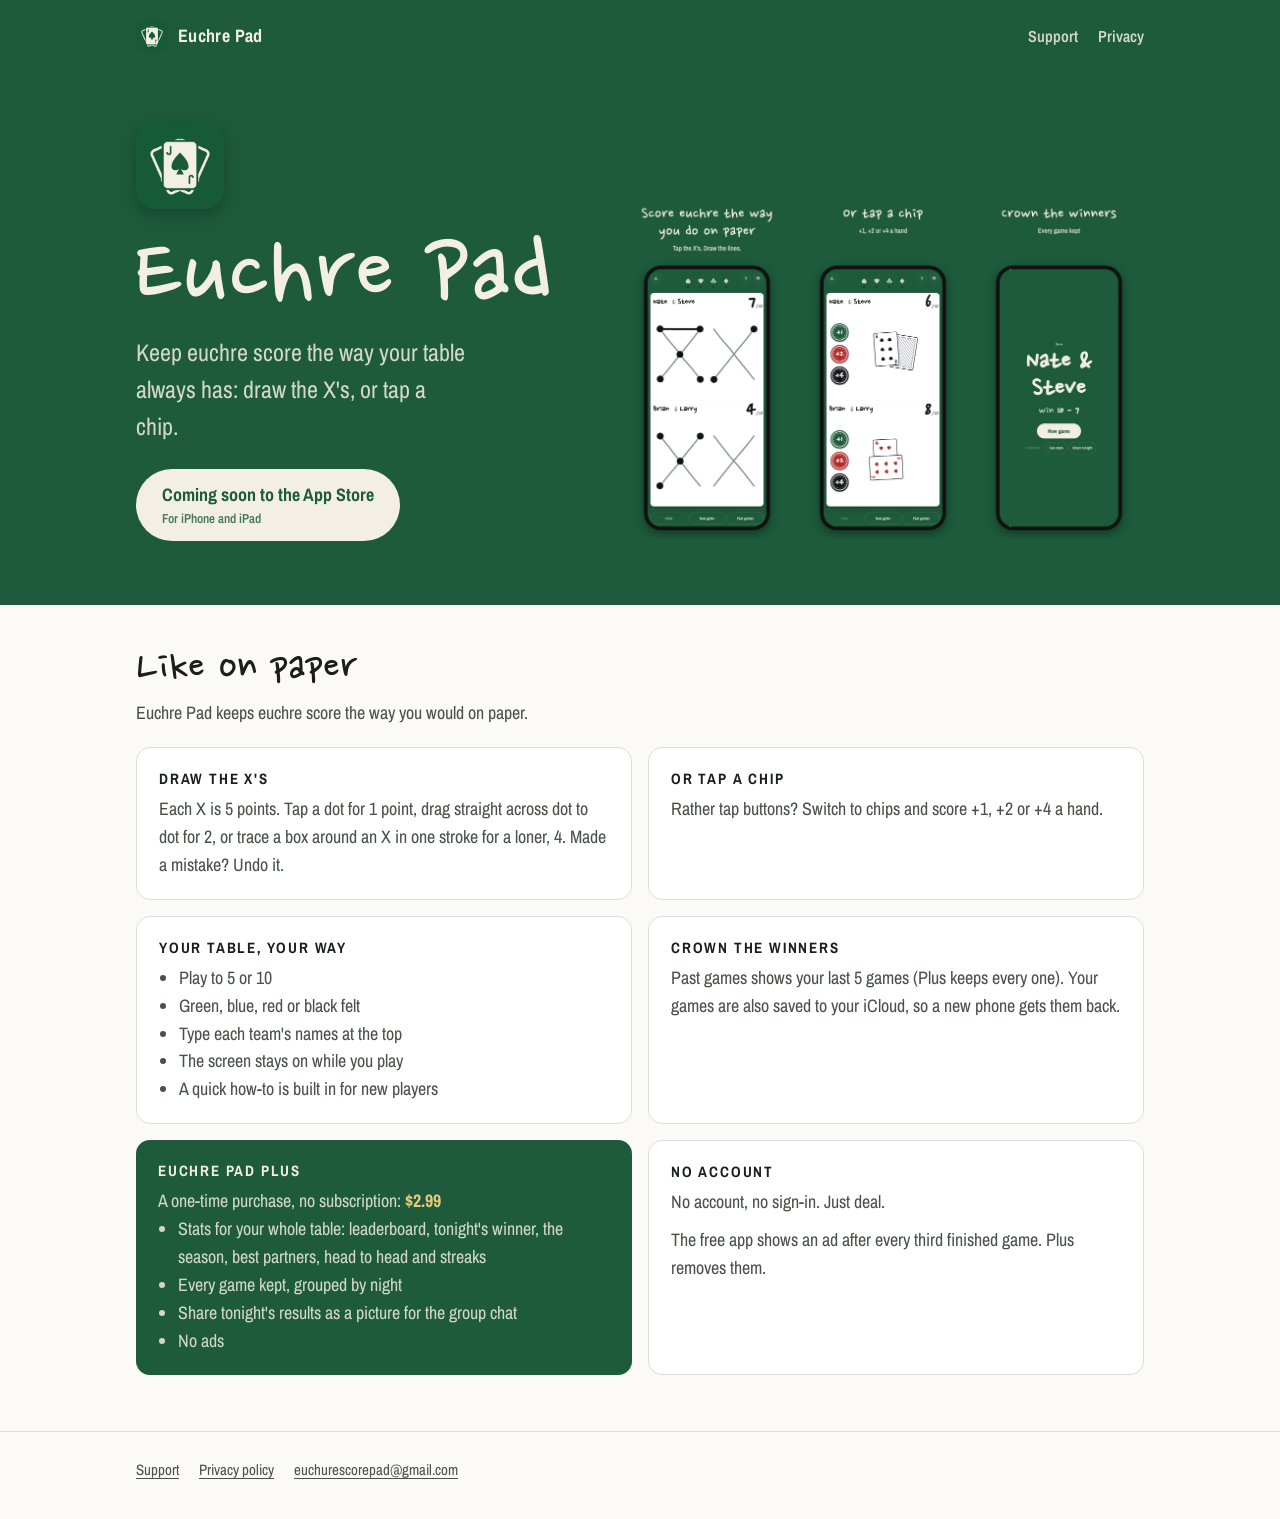
<file: index.html>
<!doctype html>
<html lang="en">
<head>
<meta charset="utf-8">
<meta name="viewport" content="width=device-width, initial-scale=1, viewport-fit=cover">
<title>Euchre Pad – Score euchre like on paper</title>
<meta name="description" content="Euchre Pad keeps euchre score the way you would on paper. Draw the X's or tap a chip. For iPhone and iPad.">
<meta name="theme-color" content="#1D5B3C">
<link rel="icon" href="/favicon.png">
<link rel="apple-touch-icon" href="/apple-touch-icon.png">
<link rel="preconnect" href="https://fonts.googleapis.com">
<link rel="preconnect" href="https://fonts.gstatic.com" crossorigin>
<link rel="stylesheet" href="https://fonts.googleapis.com/css2?family=Nanum+Pen+Script&family=Archivo+Narrow:wght@400;600;700&display=swap">
<link rel="stylesheet" href="/style.css?v=2">
</head>
<body>
<a class="skip" href="#main">Skip to content</a>
<header class="felt">
  <div class="wrap bar">
    <a class="brand" href="/"><img src="/img/icon.png" alt="" width="32" height="32">Euchre Pad</a>
    <nav aria-label="Site"><a href="/support/">Support</a><a href="/privacy/">Privacy</a></nav>
  </div>
  <div class="wrap hero">
    <div class="hero-copy">
      <img class="hero-icon" src="/img/icon.png" alt="" width="88" height="88">
      <h1>Euchre Pad</h1>
      <p class="lead">Keep euchre score the way your table always has: draw the X's, or tap a chip.</p>
      <!-- APP STORE LINK: add the App Store URL here after Apple approves the app. -->
      <span class="store" aria-disabled="true">Coming soon to the App Store<small>For iPhone and iPad</small></span>
    </div>
    <div class="shots">
      <img src="/img/1-xs.jpg" alt="Score sheet with X's drawn for both teams" width="660" height="1434">
      <img src="/img/2-chips.jpg" alt="Scoring with +1, +2 and +4 chips" width="660" height="1434">
      <img src="/img/3-win.jpg" alt="The winners crowned at the end of a game" width="660" height="1434">
    </div>
  </div>
</header>

<main id="main" class="wrap">
  <h2>Like on paper</h2>
  <p class="note" style="margin:0 0 20px">Euchre Pad keeps euchre score the way you would on paper.</p>
  <div class="grid">
    <section class="card">
      <h3>Draw the X's</h3>
      <p>Each X is 5 points. Tap a dot for 1 point, drag straight across dot to dot for 2, or trace a box around an X in one stroke for a loner, 4. Made a mistake? Undo it.</p>
    </section>
    <section class="card">
      <h3>Or tap a chip</h3>
      <p>Rather tap buttons? Switch to chips and score +1, +2 or +4 a hand.</p>
    </section>
    <section class="card">
      <h3>Your table, your way</h3>
      <ul>
        <li>Play to 5 or 10</li>
        <li>Green, blue, red or black felt</li>
        <li>Type each team's names at the top</li>
        <li>The screen stays on while you play</li>
        <li>A quick how-to is built in for new players</li>
      </ul>
    </section>
    <section class="card">
      <h3>Crown the winners</h3>
      <p>Past games shows your last 5 games (Plus keeps every one). Your games are also saved to your iCloud, so a new phone gets them back.</p>
    </section>
    <section class="card plus">
      <h3>Euchre Pad Plus</h3>
      <p>A one-time purchase, no subscription: <span class="price">$2.99</span></p>
      <ul>
        <li>Stats for your whole table: leaderboard, tonight's winner, the season, best partners, head to head and streaks</li>
        <li>Every game kept, grouped by night</li>
        <li>Share tonight's results as a picture for the group chat</li>
        <li>No ads</li>
      </ul>
    </section>
    <section class="card">
      <h3>No account</h3>
      <p>No account, no sign-in. Just deal.</p>
      <p style="margin-top:10px">The free app shows an ad after every third finished game. Plus removes them.</p>
    </section>
  </div>
</main>

<footer>
  <div class="wrap">
    <nav aria-label="Footer"><a href="/support/">Support</a><a href="/privacy/">Privacy policy</a><a href="mailto:euchurescorepad@gmail.com">euchurescorepad@gmail.com</a></nav>
  </div>
</footer>
</body>
</html>
</file>
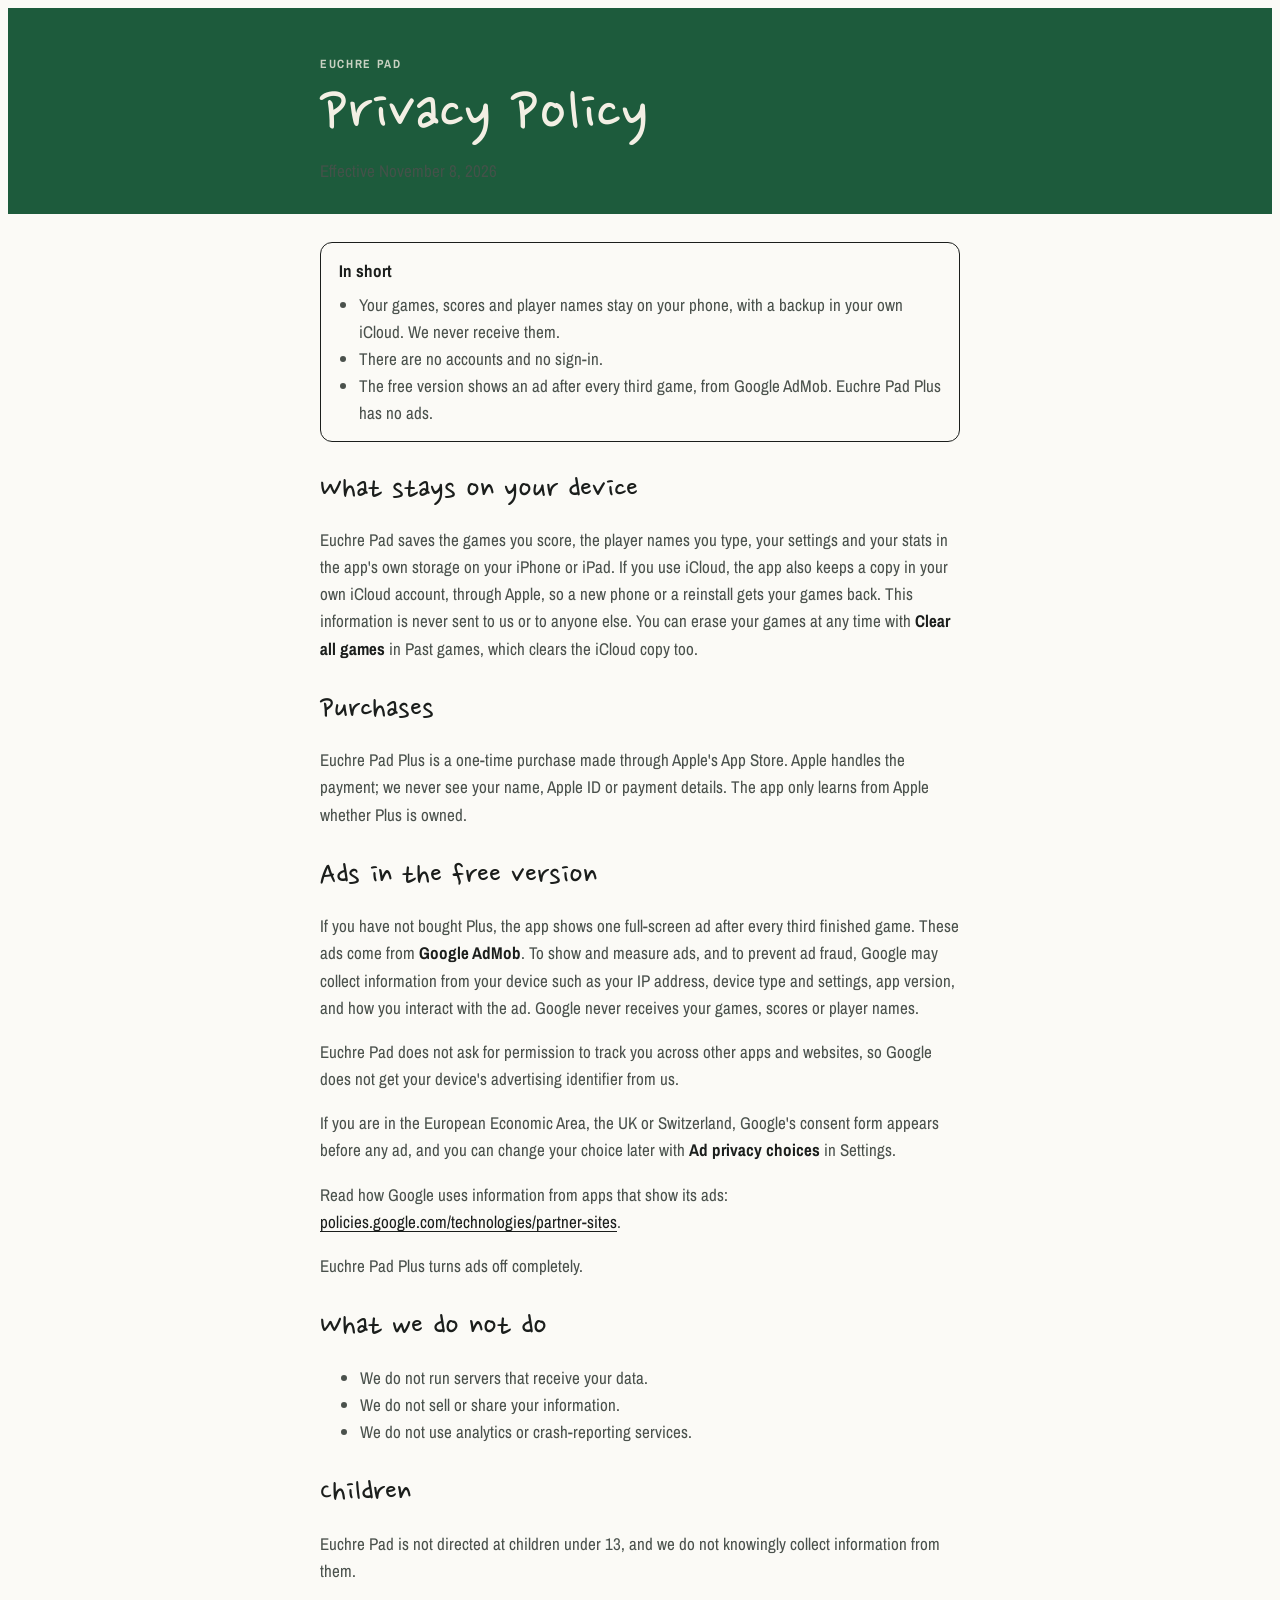
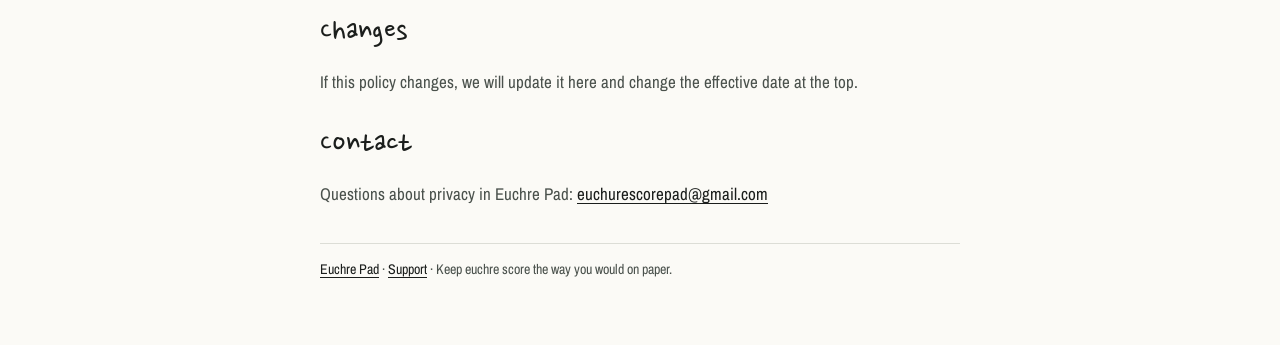
<file: privacy/index.html>
<!doctype html>
<html lang="en">
<meta charset="utf-8">
<meta name="viewport" content="width=device-width, initial-scale=1, viewport-fit=cover">
<link rel="icon" href="/favicon.png">
<link rel="apple-touch-icon" href="/apple-touch-icon.png">
<title>Euchre Pad Privacy Policy</title>
<link rel="preconnect" href="https://fonts.googleapis.com">
<link rel="preconnect" href="https://fonts.gstatic.com" crossorigin>
<link rel="stylesheet" href="https://fonts.googleapis.com/css2?family=Nanum+Pen+Script&family=Archivo+Narrow:wght@400;600;700&display=swap">
<style>
/* Layout: one readable column on paper, a felt band at the top like the app. */
:root {
  --felt: #1D5B3C; --chalk: #F3EFE4;
  --paper: #FBFAF6; --ink: #1B1E1C; --ink-2: #4A514C; --hair: #DCDDD6; --mark: #FFF3C4;
  --hand: 'Nanum Pen Script', 'Bradley Hand', cursive;
  --sans: 'Archivo Narrow', 'Arial Narrow', system-ui, sans-serif;
}
@media (prefers-color-scheme: dark) { :root:not([data-theme="light"]) {
  --felt: #17492F; --paper: #141715; --ink: #ECEAE2; --ink-2: #B4B8B1; --hair: #2E3430; --mark: #3A3418; color-scheme: dark } }
:root[data-theme="dark"] {
  --felt: #17492F; --paper: #141715; --ink: #ECEAE2; --ink-2: #B4B8B1; --hair: #2E3430; --mark: #3A3418; color-scheme: dark }

body { background: var(--paper); color: var(--ink); font: 400 17px/1.6 var(--sans); }
.band {
  background: var(--felt); color: var(--chalk);
  padding-block: 40px 30px;
  padding-left: max(16px, env(safe-area-inset-left, 0px));
  padding-right: max(16px, env(safe-area-inset-right, 0px));
}
.band > div, main { max-width: 640px; margin: 0 auto; }
.band small { font: 700 12px var(--sans); letter-spacing: 0.14em; text-transform: uppercase; opacity: 0.8; }
h1 { font: 400 clamp(46px, 11vw, 68px)/1 var(--hand); margin: 6px 0 8px; text-wrap: balance; }
.band p { margin: 0; opacity: 0.85; }
main {
  padding-block: 28px 56px;
  padding-left: max(16px, env(safe-area-inset-left, 0px));
  padding-right: max(16px, env(safe-area-inset-right, 0px));
}
.short { border: 1.5px solid var(--ink); border-radius: 12px; padding: 14px 18px; margin-bottom: 8px; }
.short ul { margin: 6px 0 0; padding-left: 20px; }
h2 { font: 400 34px/1.1 var(--hand); margin: 30px 0 6px; text-wrap: balance; }
p, li { color: var(--ink-2); }
b { color: var(--ink); }
a { color: var(--ink); text-underline-offset: 3px; }
footer { margin-top: 36px; padding-top: 14px; border-top: 1px solid var(--hair); font-size: 14px; color: var(--ink-2); }
</style>

<header class="band"><div>
  <small>Euchre Pad</small>
  <h1>Privacy Policy</h1>
  <p>Effective November 8, 2026</p>
</div></header>

<main>
  <section class="short" aria-label="In short">
    <b>In short</b>
    <ul>
      <li>Your games, scores and player names stay on your phone, with a backup in your own iCloud. We never receive them.</li>
      <li>There are no accounts and no sign-in.</li>
      <li>The free version shows an ad after every third game, from Google AdMob. Euchre Pad Plus has no ads.</li>
    </ul>
  </section>

  <h2>What stays on your device</h2>
  <p>Euchre Pad saves the games you score, the player names you type, your
  settings and your stats in the app's own storage on your iPhone or iPad. If
  you use iCloud, the app also keeps a copy in your own iCloud account, through
  Apple, so a new phone or a reinstall gets your games back. This information is
  never sent to us or to anyone else. You can erase your games at any time with
  <b>Clear all games</b> in Past games, which clears the iCloud copy too.</p>

  <h2>Purchases</h2>
  <p>Euchre Pad Plus is a one-time purchase made through Apple's App Store.
  Apple handles the payment; we never see your name, Apple ID or payment
  details. The app only learns from Apple whether Plus is owned.</p>

  <h2>Ads in the free version</h2>
  <p>If you have not bought Plus, the app shows one full-screen ad after every
  third finished game. These ads come from <b>Google AdMob</b>. To show and
  measure ads, and to prevent ad fraud, Google may collect information from
  your device such as your IP address, device type and settings, app version,
  and how you interact with the ad. Google never receives your games, scores
  or player names.</p>
  <p>Euchre Pad does not ask for permission to track you across other apps and
  websites, so Google does not get your device's advertising identifier from
  us.</p>
  <p>If you are in the European Economic Area, the UK or Switzerland, Google's
  consent form appears before any ad, and you can change your choice later
  with <b>Ad privacy choices</b> in Settings.</p>
  <p>Read how Google uses information from apps that show its ads:
  <a href="https://policies.google.com/technologies/partner-sites" rel="noopener">policies.google.com/technologies/partner-sites</a>.</p>
  <p>Euchre Pad Plus turns ads off completely.</p>

  <h2>What we do not do</h2>
  <ul>
    <li>We do not run servers that receive your data.</li>
    <li>We do not sell or share your information.</li>
    <li>We do not use analytics or crash-reporting services.</li>
  </ul>

  <h2>Children</h2>
  <p>Euchre Pad is not directed at children under 13, and we do not knowingly
  collect information from them.</p>

  <h2>Changes</h2>
  <p>If this policy changes, we will update it here and change the effective
  date at the top.</p>

  <h2>Contact</h2>
  <p>Questions about privacy in Euchre Pad: <a href="mailto:euchurescorepad@gmail.com">euchurescorepad@gmail.com</a></p>

  <footer><a href="/">Euchre Pad</a> · <a href="/support/">Support</a> · Keep euchre score the way you would on paper.</footer>
</main>
</file>
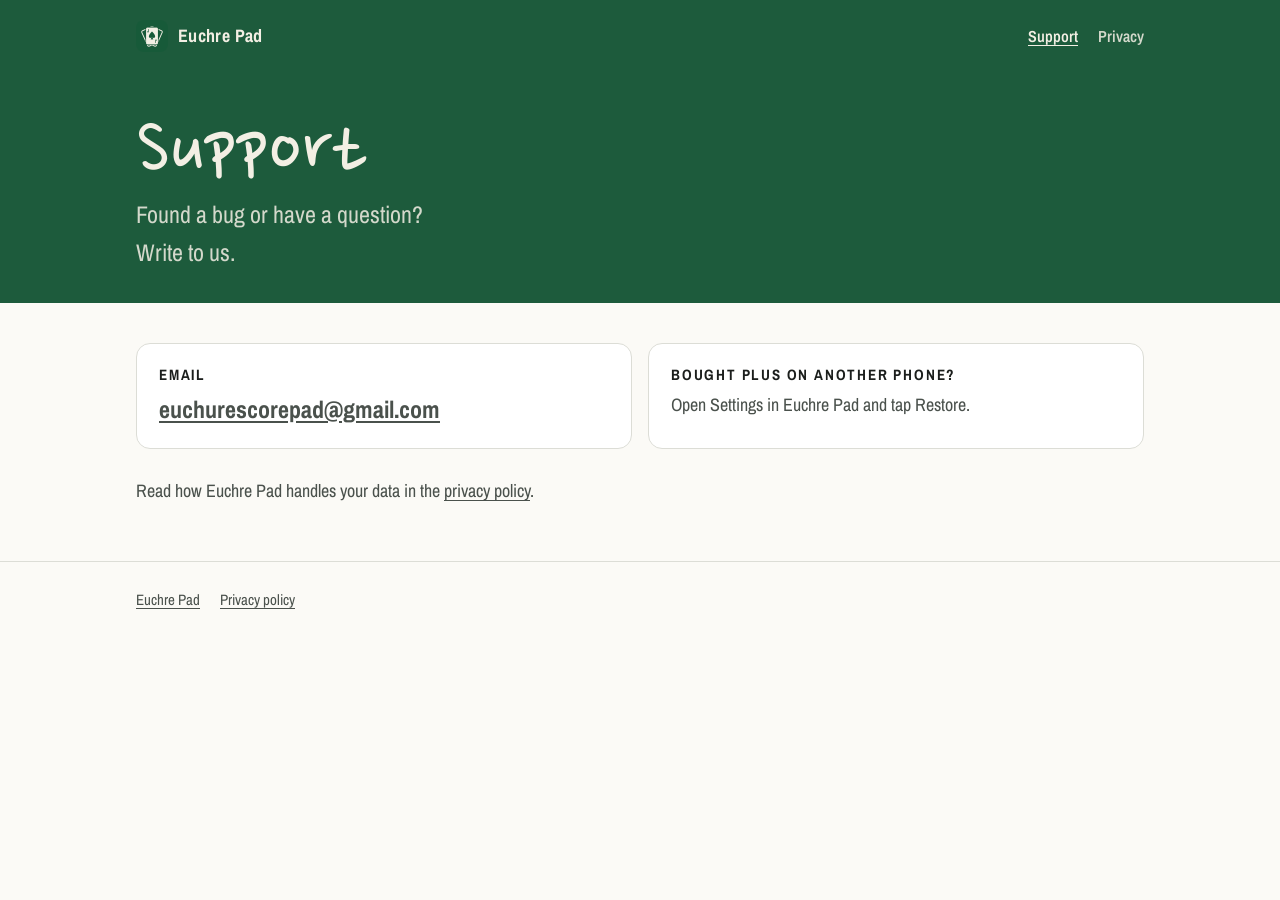
<file: support/index.html>
<!doctype html>
<html lang="en">
<head>
<meta charset="utf-8">
<meta name="viewport" content="width=device-width, initial-scale=1, viewport-fit=cover">
<title>Euchre Pad – Support</title>
<meta name="description" content="Help with Euchre Pad: contact us by email.">
<meta name="theme-color" content="#1D5B3C">
<link rel="icon" href="/favicon.png">
<link rel="apple-touch-icon" href="/apple-touch-icon.png">
<link rel="preconnect" href="https://fonts.googleapis.com">
<link rel="preconnect" href="https://fonts.gstatic.com" crossorigin>
<link rel="stylesheet" href="https://fonts.googleapis.com/css2?family=Nanum+Pen+Script&family=Archivo+Narrow:wght@400;600;700&display=swap">
<link rel="stylesheet" href="/style.css?v=2">
</head>
<body>
<a class="skip" href="#main">Skip to content</a>
<header class="felt">
  <div class="wrap bar">
    <a class="brand" href="/"><img src="/img/icon.png" alt="" width="32" height="32">Euchre Pad</a>
    <nav aria-label="Site"><a href="/support/" aria-current="page">Support</a><a href="/privacy/">Privacy</a></nav>
  </div>
  <div class="wrap page-head">
    <h1>Support</h1>
    <p class="lead" style="margin:0">Found a bug or have a question? Write to us.</p>
  </div>
</header>

<main id="main" class="wrap">
  <div class="grid">
    <section class="card">
      <h3>Email</h3>
      <p><a class="mail" href="mailto:euchurescorepad@gmail.com">euchurescorepad@gmail.com</a></p>
    </section>
    <section class="card">
      <h3>Bought Plus on another phone?</h3>
      <p>Open Settings in Euchre Pad and tap Restore.</p>
    </section>
  </div>
  <p class="note">Read how Euchre Pad handles your data in the <a href="/privacy/">privacy policy</a>.</p>
</main>

<footer>
  <div class="wrap">
    <nav aria-label="Footer"><a href="/">Euchre Pad</a><a href="/privacy/">Privacy policy</a></nav>
  </div>
</footer>
</body>
</html>
</file>
<file: style.css>
/* Euchre Pad site: the app's felt and chalk on top, paper below. */
:root {
  --felt: #1D5B3C; --desk: #154A30; --chalk: #F3EFE4; --chalk-2: rgba(243,239,228,0.85); --gold: #EBCB7A;
  --paper: #FBFAF6; --card: #FFFFFF; --ink: #1B1E1C; --ink-2: #4A514C; --hair: #DCDDD6;
  --hand: 'Nanum Pen Script', 'Bradley Hand', cursive;
  --sans: 'Archivo Narrow', 'Arial Narrow', system-ui, sans-serif;
  --gutter: max(16px, env(safe-area-inset-left, 0px));
}
@media (prefers-color-scheme: dark) { :root:not([data-theme="light"]) {
  --felt: #17492F; --desk: #10361F; --paper: #141715; --card: #1C201D; --ink: #ECEAE2; --ink-2: #B4B8B1; --hair: #2E3430; color-scheme: dark } }
:root[data-theme="dark"] {
  --felt: #17492F; --desk: #10361F; --paper: #141715; --card: #1C201D; --ink: #ECEAE2; --ink-2: #B4B8B1; --hair: #2E3430; color-scheme: dark }

* { box-sizing: border-box; }
html { -webkit-text-size-adjust: 100%; }
body { margin: 0; background: var(--paper); color: var(--ink); font: 400 18px/1.55 var(--sans); }
a { color: inherit; text-underline-offset: 3px; }
a:focus-visible, button:focus-visible { outline: 3px solid var(--gold); outline-offset: 3px; border-radius: 6px; }
img { display: block; max-width: 100%; height: auto; }
.wrap { max-width: 1040px; margin: 0 auto; padding-left: var(--gutter); padding-right: max(16px, env(safe-area-inset-right, 0px)); }
.skip { position: absolute; left: -999px; }
.skip:focus { left: 16px; top: 12px; z-index: 9; background: var(--chalk); color: var(--felt); padding: 8px 12px; border-radius: 8px; }

/* Top bar and felt band */
.felt { background: var(--felt); color: var(--chalk); }
.bar { display: flex; align-items: center; justify-content: space-between; gap: 16px; padding-block: 14px; }
.brand { display: flex; align-items: center; gap: 10px; font-weight: 700; text-decoration: none; letter-spacing: 0.02em; }
.brand img { width: 32px; height: 32px; border-radius: 8px; }
.bar nav { display: flex; gap: 20px; font-weight: 600; font-size: 16px; }
.bar nav a { text-decoration: none; padding-block: 10px; color: var(--chalk-2); }
.bar nav a:hover, .bar nav a[aria-current] { color: var(--chalk); text-decoration: underline; }

.hero { display: grid; gap: 32px; align-items: center; padding-block: 28px 0; }
.hero-icon { width: 88px; height: 88px; border-radius: 20px; box-shadow: 0 6px 18px rgba(0,0,0,0.25); }
h1 { font: 400 clamp(64px, 16vw, 112px)/0.9 var(--hand); margin: 18px 0 6px; }
.lead { font-size: clamp(20px, 4.6vw, 24px); color: var(--chalk-2); margin: 0 0 24px; max-width: 30ch; }
.store { display: inline-flex; flex-direction: column; background: var(--chalk); color: var(--felt); border-radius: 999px;
  padding: 12px 26px; font-weight: 700; text-decoration: none; min-height: 48px; justify-content: center; }
.store small { font-weight: 600; font-size: 13px; opacity: 0.8; }
.shots { display: flex; gap: 14px; justify-content: center; align-items: flex-end; }
.shots img { width: 46%; max-width: 260px; border-radius: 22px 22px 0 0; }
.shots img + img { display: none; }
@media (min-width: 640px) { .shots img + img { display: block; } .shots img { width: 31%; } }
@media (min-width: 900px) {
  .hero { grid-template-columns: 1fr 1.15fr; padding-top: 48px; }
  .hero-copy { padding-bottom: 64px; }
}

/* Paper sections */
main { padding-block: 40px 56px; }
h2 { font: 400 clamp(38px, 8vw, 48px)/1 var(--hand); margin: 0 0 6px; }
.grid { display: grid; gap: 16px; }
@media (min-width: 720px) { .grid { grid-template-columns: 1fr 1fr; } }
.card { background: var(--card); border: 1px solid var(--hair); border-radius: 14px; padding: 20px 22px; }
.card h3 { font: 700 15px var(--sans); letter-spacing: 0.12em; text-transform: uppercase; margin: 0 0 6px; }
.card p, .card li { color: var(--ink-2); margin: 0; }
.card ul { margin: 0; padding-left: 20px; }
.plus { background: var(--felt); color: var(--chalk); border: none; }
.plus p, .plus li { color: var(--chalk-2); }
.plus .price { color: var(--gold); font-weight: 700; }
.note { color: var(--ink-2); margin: 28px 0 0; }

footer { border-top: 1px solid var(--hair); padding-block: 20px 32px; font-size: 15px; color: var(--ink-2); }
footer nav { display: flex; flex-wrap: wrap; gap: 8px 20px; }
footer a { padding-block: 6px; }

/* Phones and small tablets: everything centered. */
@media (max-width: 899px) {
  .hero-copy, .page-head, main, footer { text-align: center; }
  .hero-icon { margin-inline: auto; }
  .lead { margin-inline: auto; }
  .card ul { list-style: none; padding: 0; }
  .card li + li { margin-top: 4px; }
  footer nav { justify-content: center; }
}

/* Support */
.page-head { padding-block: 24px 32px; }
.page-head h1 { font-size: clamp(56px, 14vw, 84px); }
.mail { font-weight: 700; font-size: clamp(19px, 5vw, 24px); word-break: break-word; }
</file>
